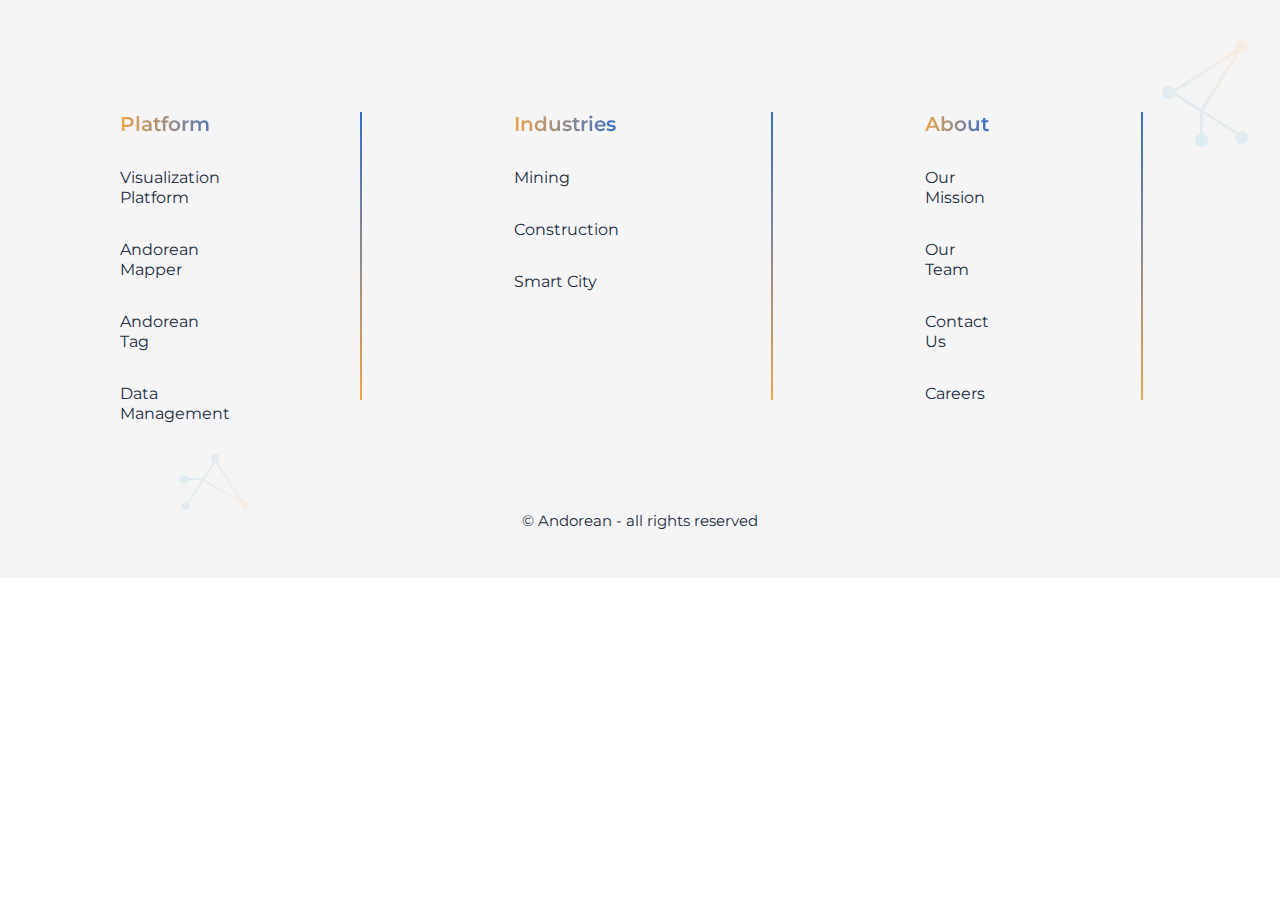
<file: index.html>
<!DOCTYPE html>
<html lang="en">
  <head>
    <meta charset="UTF-8" />
    <meta name="viewport" content="width=device-width, initial-scale=1.0" />
    <link rel="stylesheet" href="https://cdnjs.cloudflare.com/ajax/libs/font-awesome/4.7.0/css/font-awesome.min.css">
    <!--=============== FAVICON ===============-->
    <link rel="shortcut icon" href="" type="assets/img/favicon.png" />

    <!--=============== BOXICONS ===============-->
    <link
      href="https://unpkg.com/boxicons@2.1.2/css/boxicons.min.css"
      rel="stylesheet"
    />
    <!--=============== SWIPER CSS ===============-->
    <link rel="stylesheet" href="" />

    <!--=============== CSS ===============-->
    <link rel="stylesheet" href="assets/css/styles.css" />

    <title>миний portfolio вэб сайт Гантогтох</title>
  </head>
  <body>
    <!--=============== MAIN ===============-->
    <!-- <div class="main-container">
      <div class="container">
        <h1 class="main-title">Our Partners</h1>
        <p class="main-text">
          Andorean embarked on a community-driven mission with a diverse range
          of aspiring businesses and academic institutions to conduct exclusive
          research and develop cutting-edge solutions to enable companies to
          thrive in the digital era.
        </p>
        <div class="grid">
          <div class="grid-cards">
            <div class="grid-cards-inner">
              <img src="assets/img/ondo.png" alt="ondo" />
              <p>Mongolia’s 5G network provider and mobile operator</p>
            </div>

            <div class="grid-cards-inner">
              <img src="assets/img/digital.png" alt="digital" />
              <p>A disrupting start-up company developing “Guyuk” metaverse</p>
            </div>
            <div class="grid-cards-inner">
              <img src="assets/img/fibo.png" alt="fibo" />
              <p>The AWS cloud computing distributor in APAC region</p>
            </div>
            <div class="grid-cards-inner">
              <img src="assets/img/mulb.png" alt="mulb" />
              <p>Non-profit and non-government AI/ML organization</p>
            </div>
            <div class="grid-cards-inner">
              <img src="assets/img/nat.png" alt="nat" />
              <p>
                National University of Mongolia Department of Applied Science
              </p>
            </div>
            <div class="grid-cards-inner">
              <img src="assets/img/must.png" alt="must" />
              <p>
                Mongolian University of Science and Technology School of Geology
                and Mining Engineering
              </p>
            </div>
            <div class="grid-cards-inner">
              <img src="assets/img/geo.png" alt="geo" />
              <p>Mongolian Geo-information focused organization</p>
            </div>
            <div class="grid-cards-inner">
              <img src="assets/img/circle.png" alt="circle" />
              <p>
                Public Lab Mongolia - Local civil society organization on the
                ground
              </p>
            </div>
          </div>
        </div>
      </div>
    </div>
    <div class="second-container">
      <div class="second-page-item">
        <div class="second-page-inner">
          <div class="img-container">
            <img src="/assets/img/colored.png" alt="color" />
            <img
              src="/assets/img/ANDOREAN_MARKETPLACE.png"
              alt="ANDOREAN_MARKETPLACE"
            />
          </div>

          <p>
            The Andorean marketplace will digitize procurement duties such as
            searching for available products and services, cost comparison,
            benchmarking and purchasing decisions, and streamlining product
            integration by introducing experts into the marketplace.
          </p>

          <button>
            <a href="#"> View Marletplace </a>
          </button>
        </div>
        <div></div>
      </div>
    </div> -->
    <!--=============== HOME ===============-->
    <!-- <div class="main-career">
      <div class="inner-career">
        <h1 class="inner-career-title">
          Grow <span class="orange-title">with us</span>
        </h1>
        <p class="inner-career-desc">
          We create inclusive working environment where all team members benefit
          from multi-learning. By joining our passionate team committed to
          cutting edge technologies, each team member will gain deep knowledge
          in ML/AI, 3D scene understanding and large scale infrastructure. See
          the specific positions listed below.
        </p>
      </div>
    </div> -->
    <!-- <div class="career-container">
      <div class="inner-container">
        <h1 class="career-title">Current Openings</h1>
        <ul class="career-navbar">
          <li><a href="#" class="active-navbar">View All Listings </a></li>
          <li><a href=""> Full-Time </a></li>
          <li><a href=""> Part-Time </a></li>
          <li><a href=""> Internship </a></li>
        </ul>
        <div class="table-container">
          <table>
            <tbody>
              <tr>
                <td class="table-body-text">Front-End Devoloper</td>
                <td class="table-second-text">Full-time</td>
                <td class="table-third-text">Ulaanbaatar, Mongolia</td>
                <td class="table-forth-text">1 week ago</td>
                <td ><a class="primary-text" href="/apply.html">Apply</a></td>
              </tr>
              <tr>
                <td class="table-body-text">Marketing Manager</td>
                <td class="table-second-text">Intership</td>
                <td class="table-third-text">Ulaanbaatar, Mongolia</td>
                <td class="table-forth-text"> 1 week ago</td>
                <td ><a class="primary-text" href="/apply.html">Apply</a></td>
              </tr>
                 <tr>
                <td class="table-body-text">Business Analyst</td>
                <td class="table-second-text">Full-time</td>
                <td class="table-third-text">Ulaanbaatar, Mongolia</td>
                <td class="table-forth-text">1 week ago</td>
                <td ><a class="primary-text" href="/apply.html">Apply</a></td>
              </tr>
                <tr>
                <td class="table-body-text">Back-End Devoloper</td>
                <td class="table-second-text">Full-time</td>
                <td class="table-third-text">Ulaanbaatar, Mongolia</td>
                <td class="table-forth-text">1 week ago</td>
                <td ><a class="primary-text" href="/apply.html">Apply</a></td>
              </tr>
              <tr>
                <td class="table-body-text">Hardware Engineer</td>
                <td class="table-second-text">Full-time</td>
                <td class="table-third-text">Ulaanbaatar, Mongolia</td>
                <td class="table-forth-text">1 week ago</td>
                <td ><a class="primary-text" href="/apply.html">Apply</a></td>
              </tr>
            </tbody>
          <table>
        </div>
      
      </div>
    </div> -->
    <!-- <div class="feature-container">
      <div class="margin-container">
        <div class="feature-grid">
          <div class="feature-sub-container-1">
            <h1 class="feature-sub-title">
              3D Visualization <span>Architecture</span>
            </h1>
            <p class="feature-sub-description">
              3D Visualization Platform designated to map and represent the scale
              of real-world objects and areas in greater detail and in a greater
              area. In a wide variety of diverse disciplines, 3D models aid in
              design and research. For instance, the 3D model of the site provides
              a perceptual understanding of the site's condition and helps
              stakeholders and site managers have a more realistic and reasonable
              knowledge of the project's current stage and planning.
            </p>
            <a class="feature-sub-btn">Try for free</a>
          </div>
          <div class="feature-sub-container-2">
            <div class="margin">
              <h3 class="scene-title">Featured scenes</h2>
              <div class="image-card">
                <img src="./assets/img/uul.png" alt="uul" />
                <div class="border">
                  <p class="border-title">Baganuur, Mongolia</p>
                </div>
              </div>
              <div class="image-card">
                <div class="border">
                  <p class="border-title">Bor Undur, Mongolia</p>
                </div>
                <img src="./assets/img/uul.png" alt="uul" />
              </div>
            </div>
          </div>
        </div>
      </div>
      
    </div> -->
    <div class="footer-container">
      <div class="footer-image-1"></div>
      <div class="footer-image-2"></div>
      <div class="footer-grid">

        <div class="footer-flex"><h1 class="footer-title">
          Platform
        </h1>
        <p class="footer-desc">Visualization Platform</p>
        <p class="footer-desc">Andorean Mapper</p>
        <p class="footer-desc">Andorean Tag</p>
        <p class="footer-desc">Data Management</p>
      
      </div>
        <div class="footer-flex"><h1 class="footer-title">
          Industries
        </h1>
        <p class="footer-desc">Mining</p>
        <p class="footer-desc">Construction</p>
        <p class="footer-desc">Smart City</p>
        </div>
        <div class="footer-flex"><h1 class="footer-title">About Us</h1>
          <p class="footer-desc">Our Mission</p>
          <p class="footer-desc">Our Team</p>
          <p class="footer-desc">Contact Us</p>
          <p class="footer-desc">Careers</p></div>
        <div class="footer-flex"><h1 class="footer-title">Follow Us</h1>
        <div class="icon-flex">
          <a href="#" class="footer-icons" ><img class="img" src="./assets/img/Vector.png" alt="1"></a>
          <a href="#" class="footer-icons"  ><img class="img" src="./assets/img/Vector1.png" alt="2"></a>
          <a href="#"  class="footer-icons" ><img class="img" src="./assets/img/Vector2.png" alt="3"></a>
        </div>
          <img src="./assets/img/trade.png" class="image-footer" ></img>        
        </div>
      </div>
      <p class="detail-title"> © Andorean - all rights reserved</p>
    </div>
    <!--=============== FOOTER ===============-->

    <!--=============== SCROLLREVEAL ===============-->
    <script src=""></script>

    <!--=============== SWIPER JS ===============-->
    <script src=""></script>

    <!--=============== MIXITUP FILTER ===============-->
    <script src=""></script>

    <!--=============== MAIN JS ===============-->
    <script src=""></script>
  </body>
</html>
</file>
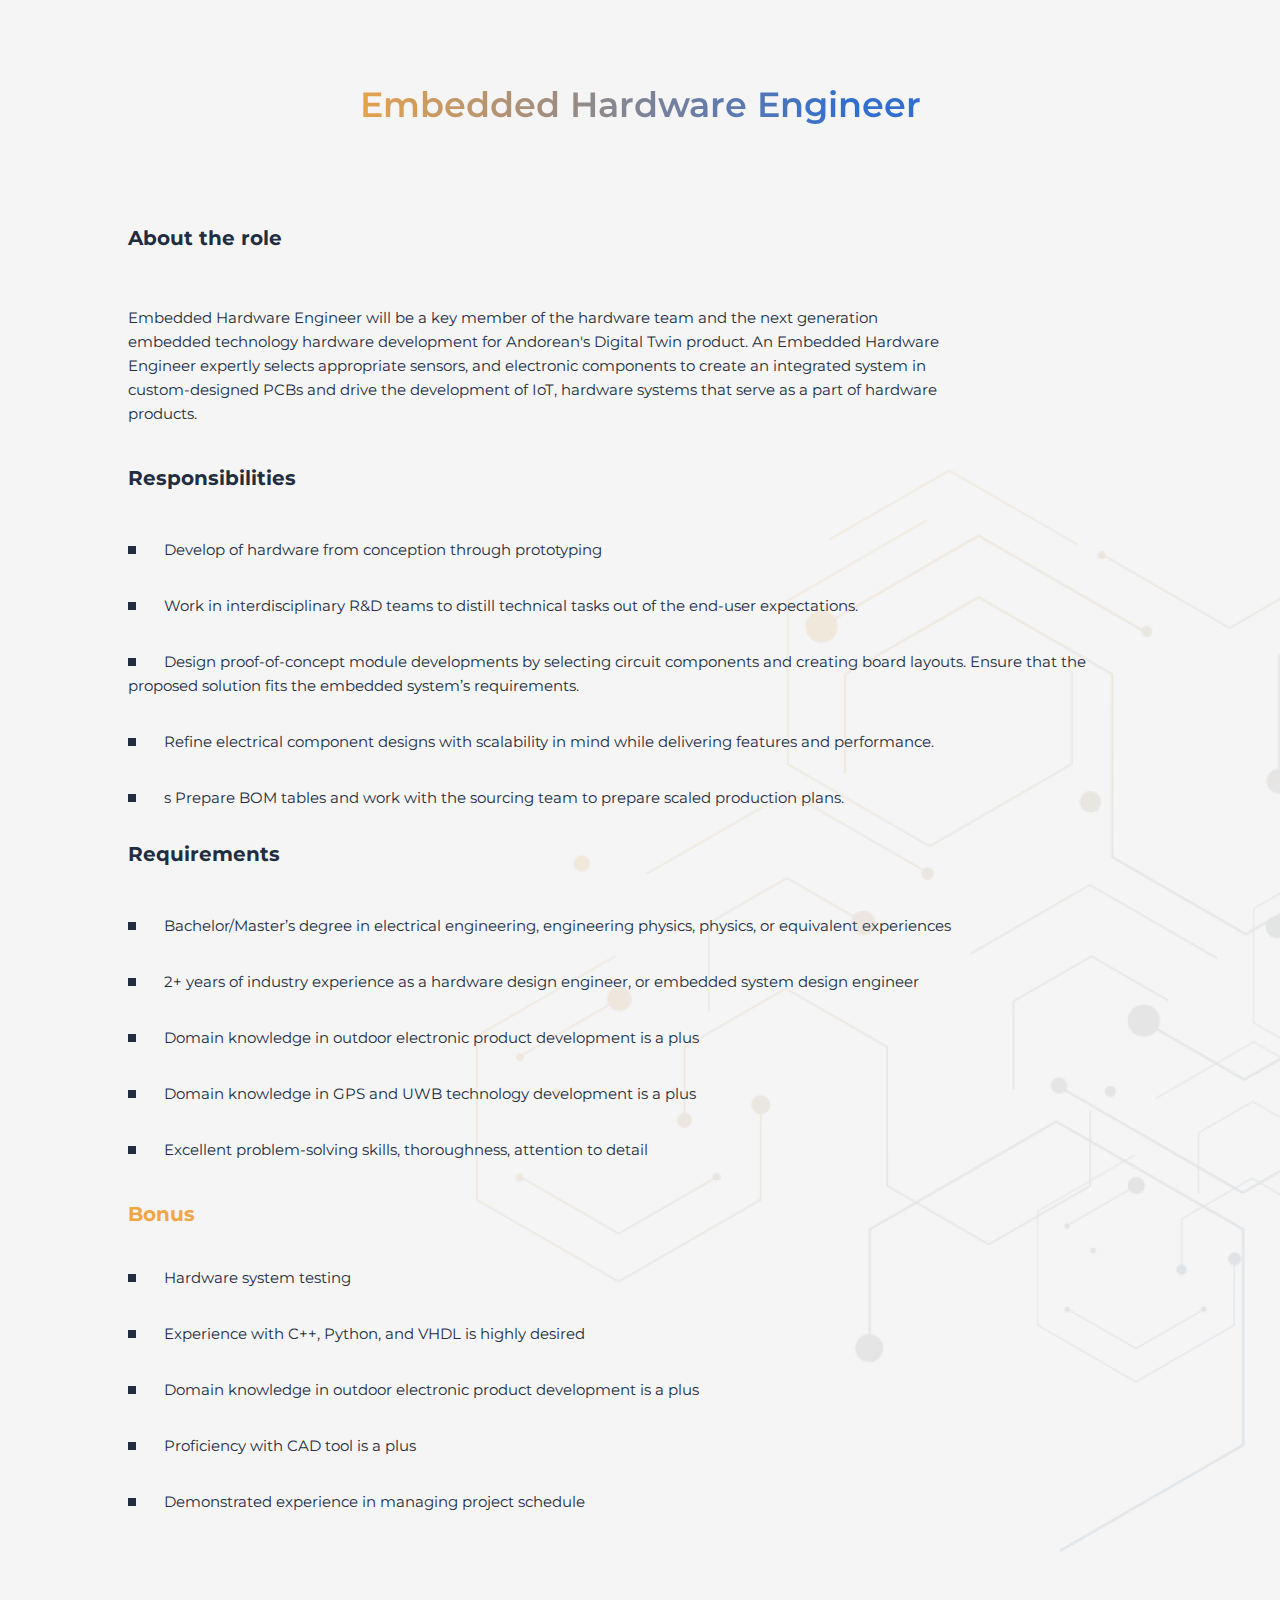
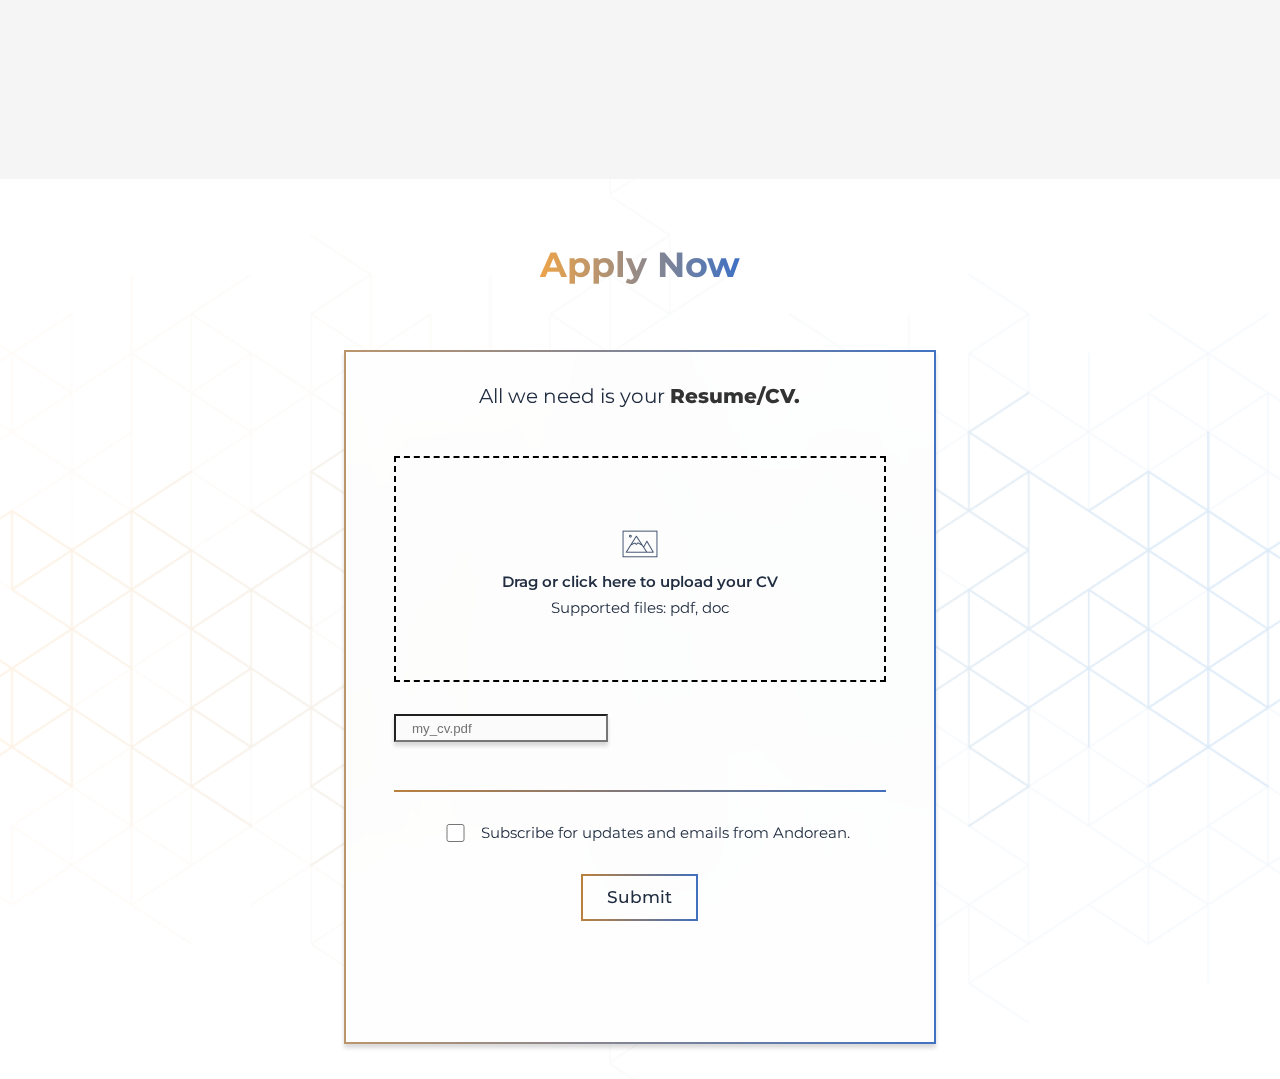
<file: apply.html>
<!DOCTYPE html>
<html lang="en">
  <head>
    <meta charset="UTF-8" />
    <meta http-equiv="X-UA-Compatible" content="IE=edge" />
    <meta name="viewport" content="width=device-width, initial-scale=1.0" />
    <title>Apply</title>
    <link rel="stylesheet" href="assets/css/styles.css" />
  </head>
  <body>
    <div class="apply-container">
      <div class="apply-inner-container">
        <h1 class="apply-title">Embedded Hardware Engineer</h1>
        <h1 class="apply-second-title">About the role</h1>
        <p class="about-desc">
          Embedded Hardware Engineer will be a key member of the hardware team
          and the next generation embedded technology hardware development for
          Andorean's Digital Twin product. An Embedded Hardware Engineer
          expertly selects appropriate sensors, and electronic components to
          create an integrated system in custom-designed PCBs and drive the
          development of IoT, hardware systems that serve as a part of hardware
          products.
        </p>
        <h1 class="apply-second-title">Responsibilities</h1>
        <ul>
          <li>
            <div class="square"></div>
            Develop of hardware from conception through prototyping
          </li>
          <li>
            <div class="square"></div>
            Work in interdisciplinary R&D teams to distill technical tasks out
            of the end-user expectations.
          </li>
          <li>
            <div class="square"></div>
            Design proof-of-concept module developments by selecting circuit
            components and creating board layouts. Ensure that the proposed
            solution fits the embedded system’s requirements.
          </li>
          <li>
            <div class="square"></div>
            Refine electrical component designs with scalability in mind while
            delivering features and performance.
          </li>
          <li>
            <div class="square"></div>
            s Prepare BOM tables and work with the sourcing team to prepare
            scaled production plans.
          </li>
        </ul>
        <h1 class="apply-second-title">Requirements</h1>
        <ul>
          <li>
            <div class="square"></div>
            Bachelor/Master’s degree in electrical engineering, engineering
            physics, physics, or equivalent experiences
          </li>
          <li>
            <div class="square"></div>
            2+ years of industry experience as a hardware design engineer, or
            embedded system design engineer
          </li>
          <li>
            <div class="square"></div>
            Domain knowledge in outdoor electronic product development is a plus
          </li>
          <li>
            <div class="square"></div>
            Domain knowledge in GPS and UWB technology development is a plus
          </li>
          <li>
            <div class="square"></div>
            Excellent problem-solving skills, thoroughness, attention to detail
          </li>
        </ul>
        <h1 class="about-orange-desc">Bonus</h1>
        <ul>
          <li>
            <div class="square"></div>
            Hardware system testing
          </li>
          <li>
            <div class="square"></div>
            Experience with C++, Python, and VHDL is highly desired
          </li>
          <li>
            <div class="square"></div>
            Domain knowledge in outdoor electronic product development is a plus
          </li>
          <li>
            <div class="square"></div>
            Proficiency with CAD tool is a plus
          </li>
          <li>
            <div class="square"></div>
            Demonstrated experience in managing project schedule
          </li>
        </ul>
      </div>
    </div>
    <div class="apply-main-container">
      <div class="apply-inner-container-2">
        <h1 class="apply-title-2">Apply Now</h1>
        <div class="contact-container">
          <h4 class="contact-container-title">
            All we need is your <span class="text-dark">Resume/CV.</span>
          </h4>
          <div class="drag-area">
            <img class="icon" src="assets/img/apply-img.png" alt="apply" />
            <header onclick="doTrick()">
              Drag or click here to upload your CV
            </header>
            <p>Supported files: pdf, doc</p>
            <input type="file" id="file" hidden />
          </div>

          <input class="input-text" type="text" placeholder="my_cv.pdf" />

          <div class="line"></div>
          <span class="checked-container">
            <input type="checkbox" class="checked-box" name="" id="" />
            <p>Subscribe for updates and emails from Andorean.</p>
          </span>

          <a class="home-btn" href="/contact-to-home.html">Submit</a>
        </div>
      </div>
    </div>
  </body>
  <script>
    function doTrick(contentType, multiple) {
      let title = document.querySelector(".input-text");
      console.log("title", title);
      return new Promise((resolve) => {
        let file;
        let input = document.createElement("input");
        input.type = "file";
        // input.multiple = multiple;
        input.accept = contentType;

        input.onchange = () => {
          let files = Array.from(input.files);
          if (multiple) resolve(files);
          else resolve(files[0]);

          console.log("select", files[0].name);
          title.value = files[0].name;
        };

        input.click();
      });
    }
  </script>
</html>
</file>
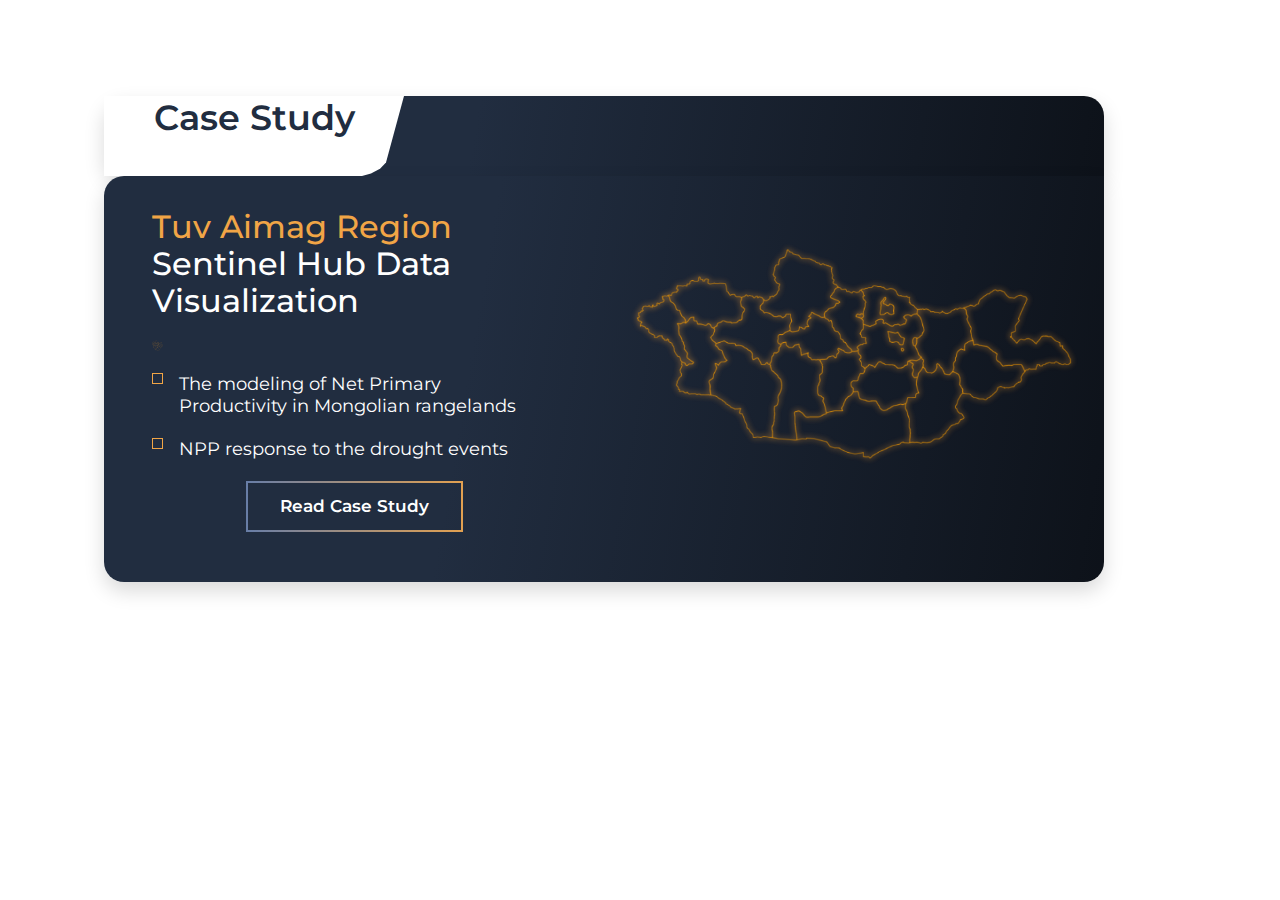
<file: case-study.html>
<!DOCTYPE html>
<html lang="en">
  <head>
    <meta charset="UTF-8" />
    <meta http-equiv="X-UA-Compatible" content="IE=edge" />
    <meta name="viewport" content="width=device-width, initial-scale=1.0" />
    <title>Apply</title>
    <link rel="stylesheet" href="assets/css/case-study.css" />
  </head>
  <body>
    <div class="case-study-container">
      <div class="case-study-main-1">
        <div class="case-study-text">
          <p>Case Study</p>
        </div>
      </div>
      <div class="case-study-main-2">
        <div class="case-grid">
          <div class="case-grid-main">
            <h1 class="case-title">
              <span class="orange-title">Tuv Aimag Region </span> Sentinel Hub
              Data Visualization
            </h1>
            <div class="case-grid-img-1">
              <!-- <img src="./assets/img/map.png" alt="map1" /> -->
              <img src="./assets/img/map.png" alt="map12" />
            </div>
            <div>
              <img class="img-class" src="./assets/img/list.png" alt="list" />
              <p>
                The modeling of Net Primary Productivity in Mongolian rangelands
              </p>
            </div>
            <div>
              <img class="img-class" src="./assets/img/list.png" alt="list" />
              <p>NPP response to the drought events</p>
            </div>

            <a href="#" class="case-button">Read Case Study</a>
          </div>
          <div class="case-grid-main-img">
            <img id="img-main" src="./assets/img/map.png" alt="map" />
          </div>
        </div>
      </div>
    </div>
  </body>
</html>
</file>
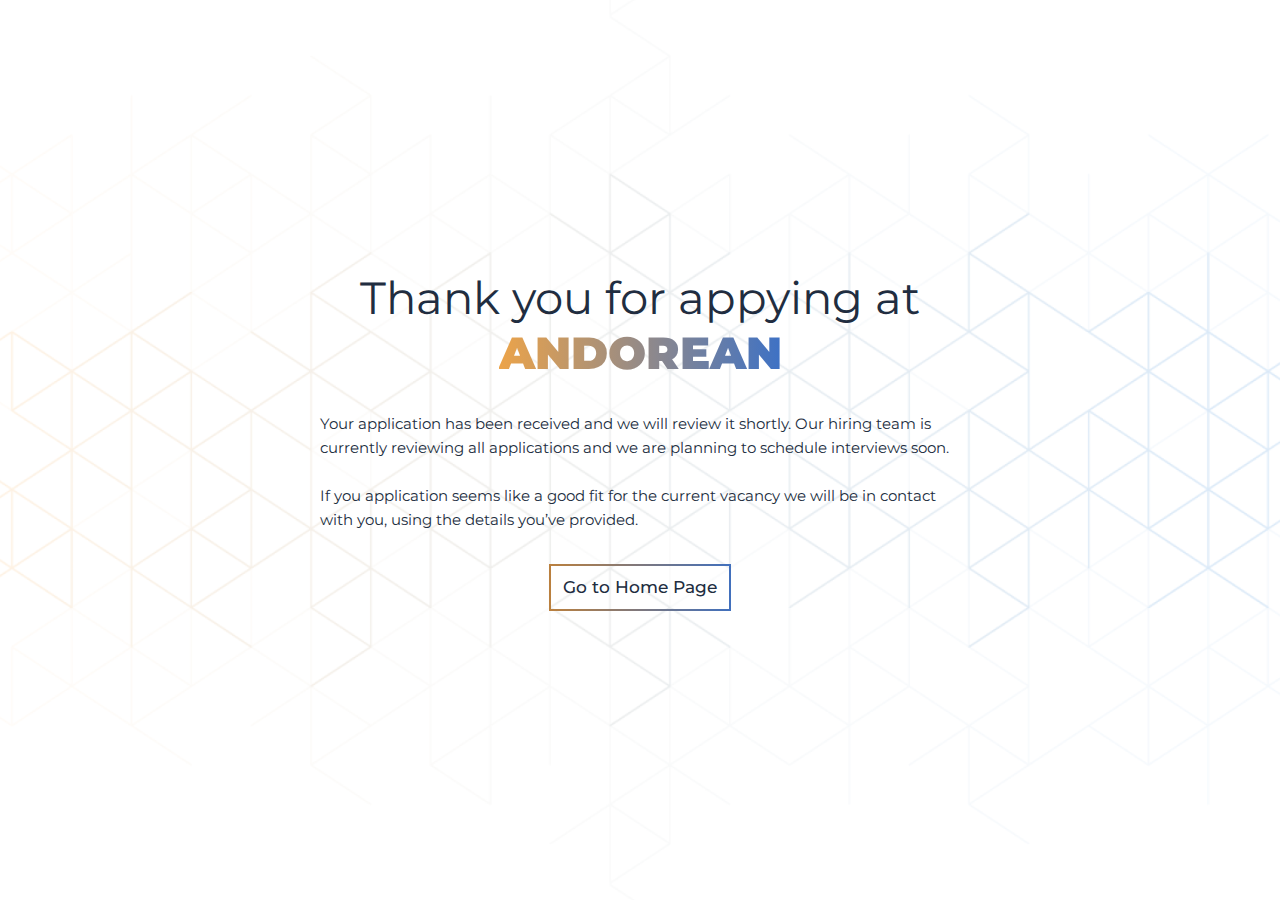
<file: contact-to-home.html>
<!DOCTYPE html>
<html lang="en">
  <head>
    <meta charset="UTF-8" />
    <meta http-equiv="X-UA-Compatible" content="IE=edge" />
    <meta name="viewport" content="width=device-width, initial-scale=1.0" />
    <title>Apply</title>
    <link rel="stylesheet" href="assets/css/styles.css" />
  </head>
  <body>
    <div class="career-container">
      <div class="advance-inner-container">
        <h1 class="advance-title">
          <span class="block">Thank you for appying at</span>
          <div class="andorean-title"> ANDOREAN </span>
        </h1>
        <p class="advance-desc">
Your application has been received and we will review it shortly. 
Our hiring team is currently reviewing all applications and we are 
planning to schedule interviews soon. <br> <br>
If you application seems like a good fit for the current vacancy we will be in contact with you, using the details you’ve provided.
        </p>
        <div>
            <a class="goto-home-btn" href="/index.html">Go to Home Page</a>
        </div>
       
      </div>
    
    </div>
  </body>
</html>
</file>
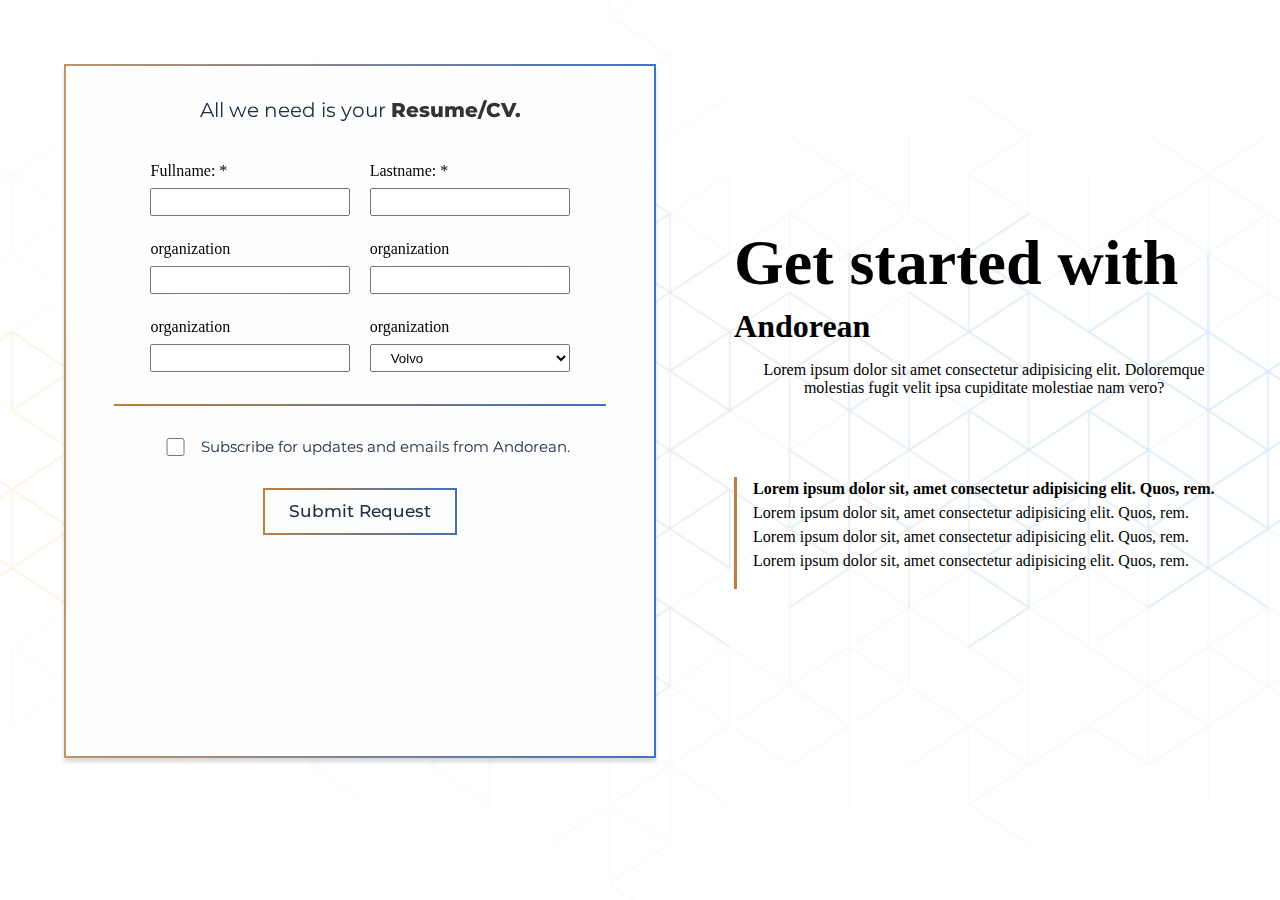
<file: login.html>
<!DOCTYPE html>
<html lang="en">
  <head>
    <meta charset="UTF-8" />
    <meta http-equiv="X-UA-Compatible" content="IE=edge" />
    <meta name="viewport" content="width=device-width, initial-scale=1.0" />
    <title>Apply</title>
    <link rel="stylesheet" href="assets/css/styles.css" />
  </head>
  <body>
    <!-- <div class="apply-container">
      <div class="apply-inner-container">
        <h1 class="apply-title">Embedded Hardware Engineer</h1>
        <h1 class="apply-second-title">About the role</h1>
        <p class="about-desc">
          Embedded Hardware Engineer will be a key member of the hardware team
          and the next generation embedded technology hardware development for
          Andorean's Digital Twin product. An Embedded Hardware Engineer
          expertly selects appropriate sensors, and electronic components to
          create an integrated system in custom-designed PCBs and drive the
          development of IoT, hardware systems that serve as a part of hardware
          products.
        </p>
        <h1 class="apply-second-title">Responsibilities</h1>
        <ul>
          <li>
            <div class="square"></div>
            Develop of hardware from conception through prototyping
          </li>
          <li>
            <div class="square"></div>
            Work in interdisciplinary R&D teams to distill technical tasks out
            of the end-user expectations.
          </li>
          <li>
            <div class="square"></div>
            Design proof-of-concept module developments by selecting circuit
            components and creating board layouts. Ensure that the proposed
            solution fits the embedded system’s requirements.
          </li>
          <li>
            <div class="square"></div>
            Refine electrical component designs with scalability in mind while
            delivering features and performance.
          </li>
          <li>
            <div class="square"></div>
            s Prepare BOM tables and work with the sourcing team to prepare
            scaled production plans.
          </li>
        </ul>
        <h1 class="apply-second-title">Requirements</h1>
        <ul>
          <li>
            <div class="square"></div>
            Bachelor/Master’s degree in electrical engineering, engineering
            physics, physics, or equivalent experiences
          </li>
          <li>
            <div class="square"></div>
            2+ years of industry experience as a hardware design engineer, or
            embedded system design engineer
          </li>
          <li>
            <div class="square"></div>
            Domain knowledge in outdoor electronic product development is a plus
          </li>
          <li>
            <div class="square"></div>
            Domain knowledge in GPS and UWB technology development is a plus
          </li>
          <li>
            <div class="square"></div>
            Excellent problem-solving skills, thoroughness, attention to detail
          </li>
        </ul>
        <h1 class="about-orange-desc">Bonus</h1>
        <ul>
          <li>
            <div class="square"></div>
            Hardware system testing
          </li>
          <li>
            <div class="square"></div>
            Experience with C++, Python, and VHDL is highly desired
          </li>
          <li>
            <div class="square"></div>
            Domain knowledge in outdoor electronic product development is a plus
          </li>
          <li>
            <div class="square"></div>
            Proficiency with CAD tool is a plus
          </li>
          <li>
            <div class="square"></div>
            Demonstrated experience in managing project schedule
          </li>
        </ul>
      </div>
    </div> -->
    <div class="apply-main-container">
      <div class="apply-inner-container-2">
        <div class="grid-area-1">
            <div class="contact-container">
                <h4 class="contact-container-title">
                  All we need is your <span class="text-dark">Resume/CV.</span>
                </h4>
                <div class="grid-area">
                    <div>
                      <label for="org">Fullname: *</label>
                      <input type="text" id="org" size="24" name="org" />
                    </div>
                    <div>
                      <label for="org">Lastname: *</label>
                      <input type="text" id="org" size="24" name="org" />
                    </div>
                    <div>
                      <label for="org">organization</label>
                      <input type="text" id="org" size="24" name="org" />
                    </div>
                    <div>
                      <label for="org">organization</label>
                      <input type="text" id="org" size="24" name="org" />
                    </div>
                    <div>
                      <label for="org">organization</label>
                      <input type="text" id="org" size="24" name="org" />
                    </div>
                    <div>
                      <label for="org">organization</label>
                      <select name="cars" id="cars">
                          <option value="volvo">Volvo</option>
                          <option value="saab">Saab</option>
                          <option value="mercedes">Mercedes</option>
                          <option value="audi">Audi</option>
                        </select>
                    </div>
                </div>
      
                
      
                <div class="line"></div>
                <span class="checked-container">
                  <input type="checkbox" class="checked-box" name="" id="" />
                  <p>Subscribe for updates and emails from Andorean.</p>
                </span>
      
                <a class="home-btn" href="/contact-to-home.html">Submit Request</a>
              </div>
              <div class="apply-inner-container-3">
               
                    <h1 class="apply-inner-title">Get started with</h1>
                
                    <h1>Andorean</h1>
                    <p class="apply-inner-subtitle">Lorem ipsum dolor sit amet consectetur adipisicing elit. Doloremque molestias  fugit velit ipsa cupiditate molestiae nam vero?</p>
                    <div class="apply-inner-container-4">

                        <p class="text-bold">Lorem ipsum dolor sit, amet consectetur adipisicing elit. Quos, rem.</p>
                        <p>Lorem ipsum dolor sit, amet consectetur adipisicing elit. Quos, rem.</p>
                        <p>Lorem ipsum dolor sit, amet consectetur adipisicing elit. Quos, rem.</p>
                        <p>Lorem ipsum dolor sit, amet consectetur adipisicing elit. Quos, rem.</p>
                    </div>
              </div>
        </div>
        
      </div>
    </div>
  </body>
</html>
</file>
<file: assets/css/styles.css>
/*=============== GOOGLE FONTS ===============*/
@import url('https://fonts.googleapis.com/css2?family=Montserrat&display=swap');
/*=============== VARIABLES CSS ===============*/
:root {
  
}

/* Responsive typography */
@media screen and (min-width: 968px) {
  :root {
    --biggest-font-size: 2.5rem;
    --h1-font-size: 2.25rem;
    --h2-font-size: 1.5rem;
    --h3-font-size: 1.25rem;
    --normal-font-size: 1rem;
    --small-font-size: .875rem;
    --smaller-font-size: .813rem;
  }
}

/*=============== BASE ===============*/
* {
  box-sizing: border-box;
  padding: 0;
  margin: 0;
}

html {
  scroll-behavior: smooth;
}

body,
button,
input,
textarea {
  /* font-family: var(--body-font);
  font-size: var(--normal-font-size); */
}

body {
  /* background-color: var(--body-color);
  color: var(--text-color);
  transition: .4s; */
}

h1, h2, h3 {
  /* color: var(--title-color);
  font-weight: var(--font-semibold); */
}

ul {
  list-style: none;
}

a {
  
  text-decoration: none;
}

button {
  cursor: pointer;
  border: none;
  outline: none;
}

img {
  max-height:50%;
  max-width: 100%;
  height: auto;
  margin:0 auto;
  object-fit: cover;
}


/*=============== THEME ===============*/


/*========== Variables Dark theme ==========*/


/*========== 
    Color changes in some parts of 
    the website, in light theme
==========*/


/*=============== REUSABLE CSS CLASSES ===============*/
.main-container{
    height: 100vh;
    width:100vw;
    overflow: hidden;
    position: relative;
    background: #212D40;
}
.container {
  max-width :1200px;
  margin: auto;
  overflow: hidden;
  height: 100vh;
}
.container .main-title{
    margin: 59px  auto 30px auto;
text-align: center;
width: 233px;

height: 42px;

text-align: center;
font-family: 'Montserrat', sans-serif;
font-style: normal;
font-weight: 600;
font-size: 35px;
line-height: 43px;
background: linear-gradient(91.94deg, #F1A546 7.76%, #326ECD 96.57%);
-webkit-background-clip: text;
-webkit-text-fill-color: transparent;
background-clip: text;
color: transparent;

}
.container .main-title::before{
    content: '';
    position: absolute;
 
    
    top: 81px;
    border-top: solid 2px;
    
    border-image: linear-gradient(90.1deg, #F1A546 -44.28%,  #326ECD 112.73%) 1;

    right: calc(50% + 223px/2 + 2rem);

    width: calc(215px + 7.6rem);

}
.container .main-text{
    height: 84px;
    margin: 0px  auto 48px auto;
    font-family: 'Montserrat';
    font-style: normal;
    font-weight: 400;
    /* position: relative; */
    font-size: 18px;
    /* left: calc(50% - 50.4rem / 2); */
    line-height: 22px;
    max-width :50.4rem;
    color: #FFFFFF;
}
.grid {
  max-width :60rem;
  margin: auto;
}
.grid-cards{
    position: relative;
    display: grid;
    grid-template-columns: repeat(4,1fr);
    gap:2.5rem;
}

.grid-cards::before {
    content: '';
    height: calc(15vh + 84px + 21px + 78px );
    border-style: solid;
  border-width:2px;
  border-image: linear-gradient(90.1deg, #326ECD -44.28%, #F1A546 112.73%) 1;
    left: calc(-2.6rem);
    bottom: calc(45vh + 2.2rem);
    width: 2.5rem;
    border-right: 0;
    position: absolute;
    z-index:4;
}
.grid-cards-inner{
  transition: 1s transform;
  padding: 2rem 1.5rem;
  width: 210px;
  z-index: 5;
  height: 30vh; 
  display: flex;
  background:  #212D40;
  justify-content: space-around;
  position: relative;
  flex-direction: column;
  color: #FFF;
  
 border-top: 2px solid #326ECD;
    border-bottom:2px solid #F1A546;
    background-image: 
        linear-gradient(#326ECD, #F1A546),
        linear-gradient(#326ECD, #F1A546)
    ;
    background-size:2px 100%;
    background-position:0 0, 100% 0;
    background-repeat:no-repeat;
  
    border-radius: 1em;
  /* background: 2px solid wheat; */
}
.grid-cards-inner::after {
    content: '';
    height: 1.5px;
    background-image: linear-gradient(90.1deg, #326ECD -44.28%, #F1A546 112.73%);  
    right: calc(-2.5rem - 2px);
    width: 2.5rem;
    position: absolute;
}
.grid-cards-inner:hover{
    transform: scale(1.2);
}
.grid-cards-inner:nth-child(8)::after {
    content: '';
    
    display: none;
}

.grid-cards-inner:nth-child(4)::after {
    content: '';
    right: 50%;
    bottom: calc(-2.5rem - 2px);
    height: 2.5rem;
    width: 1.5px;

    /* border-left: 0px solid transparent ; */
    background-image: linear-gradient(90.1deg, #326ECD -44.28%, #F1A546 112.73%);  
}
/* .grid-cards-inner:hover::after{
    width: calc(2.5rem * 0.8);
} */

.grid-cards-inner p{
    font-size: 0.8rem;
    text-align: center;
}



/* second page */

.second-container{
  background: #fff;
  height: 100vh;
  position: relative;
  width: 100vw;
  margin: auto;
  text-align: center;
  /* background: url("../../assets/img/page_photo1.png"); */
  overflow: hidden;
}
.second-container::before{
  position: absolute;
  width: 303px;
  height: 240px;
  top: calc(50vh - 3rem);
  
  /* z-index: 2; */
    color: transparent;
    content: '';
    left: calc(80vw + 5.5rem);
    /* z-index: 2; */
    background: url('../img/page_photo1.png') no-repeat;
    background-size: contain;
    overflow: hidden;
    /* transform: rotate(-89.45deg); */
    /* background-size: 205px 300px; */
    
}
.second-container .second-page-item{
  position: relative;
  /* top: 94px; */
  text-align: center;
  top: 50%;
  margin: auto;
  -ms-transform: translateY(-50%);
  transform: translateY(-50%);
  display: grid;

  grid-template-columns: repeat(2,1fr);
  width: 80vw;
  height: 70vh;
  background: url('../img/shutterstock_1980174881.png') no-repeat;
  background-size: contain;
  /* margin: 1rem 0.5rem; */
  padding: 2rem 1.5rem;
  border-radius: 0rem;  
  /* background: linear-gradient(0.37deg, rgba(33, 45, 64, 0.69) 57.05%, rgba(33, 45, 64, 0) 107.48%); */

}

.second-page-item .second-page-inner{
  display: flex;
  flex-direction: column;
  justify-content: start;
  align-items: start;
}
.second-page-item .second-page-inner .img-container{
  height:9.5rem;
  display: flex;
  flex-direction: row;
}
.second-page-item .second-page-inner .img-container img{
  position: relative;
  
  margin: 3rem 2rem 0 2rem;
}
.second-page-item .second-page-inner .img-container img:nth-child(1){
  position: absolute;
  width: 14rem;
  height:7rem ;
  top: 1rem;
  object-fit: contain;
  /* margin-left: 1rem; */
}

.second-page-item .second-page-inner .img-container img:nth-child(2){
  position: absolute;
  width: 18rem;
  height:7rem;
  top: 0.8rem;
  left: 14rem;
  object-fit: contain;
  /* margin: 0.5rem 2rem; */
  /* margin-right: 1rem; */
}
.second-page-item .second-page-inner p{
  text-align:justify;
  margin: 0.5rem 7rem;
  font-size: 0.9rem;
  color: white;
  font-family: 'Montserrat', sans-serif;
  /* width: 468px; */
}
.second-page-item .second-page-inner a{
  color:white;
  font-family: 'Montserrat', sans-serif;
  /* width: 468px; */
}
.second-page-item .second-page-inner button{
  
  background: none;
  position: relative;
  padding: 0.8rem 2rem;
  border-width: 2px;
  border-style: solid;
  /* margin: auto; */
  /* text-align: left; */
  display: inline-block;
  /* position: relative; */
  margin: 2rem 7rem;
  border-image: linear-gradient(90.1deg, #326ECD -44.28%, #F1A546 112.73%) 1;
  /* width: 468px; */
}
.btn-primary{
  /* background: */
  /* color:#fff; */
  /* border-image: linear-gradient(to right, darkblue, darkorchid) 1; */
  background: none;
  padding: 0.8rem 2rem;
  margin: 0.5rem 4rem;
}
/* career - container  */
/* basic container */


/*  endees ehelj bga shuu  */
.career-container{
  height: 100vh;
  width:100vw;
  
  overflow: hidden;
  background: url("../img/career-back.png")  center right/contain;
  position: relative;
  /* background: url('../img/career-back.png') no-repeat center/contain; */
  /* background-size: cover; */
}
/* inner container is contained margin-left,margin-right both  inner items */
.inner-container{
  max-width: 85vw;
  display: flex;
  margin: auto;
  flex-direction: column;
  margin:2rem 6rem 2rem 6rem;
}
.inner-container .career-title{
  font-family: 'Montserrat';
  font-style: normal;
  font-weight: 700;
  font-size: 2.1rem;
  width: 20rem;
  height: 2.6rem;
  line-height: 2.6rem;
  margin:1rem 0 2rem 0;
  /* identical to box height */
  background: linear-gradient(90.09deg, #F1A546 -2.69%, #326ECD 106.39%);
  -webkit-background-clip: text;
  -webkit-text-fill-color: transparent;
  background-clip: text;
}
.inner-container .career-navbar{
  margin:3rem 0 3rem 0;
  display: flex;
  flex-direction: row;
  justify-items: center;
  align-items: center;
}
.inner-container .career-navbar li{
  margin-right: 4rem;
  padding: 0.7rem 1.7rem;
  align-items: center;
  justify-content: center;
}
.inner-container .career-navbar li a{
  
  font-family: 'Montserrat';
  font-style: normal;
  font-weight: 600;
  font-size: 1rem;
  line-height: 1.1rem;
  color: #212D40;
}
/* active navbar */
.active-navbar{
  padding: 0.7rem 1.7rem;border:2px solid #326ECD;
}
.table-container {
  margin: 2rem 0 2rem 0 ;
  border-width: 2px;
  border-style: solid;
  background: rgba(196, 196, 196, 0.01);
box-shadow: 0px 4px 4px rgba(0, 0, 0, 0.15);
backdrop-filter: blur(35px);
  /* margin: auto; */
  /* text-align: left; */
  padding:2rem 3rem;
  border-image: linear-gradient(90.1deg, #326ECD -44.28%, #F1A546 112.73%) 1;
}


table 			      { 
  width: 100%;
  border-spacing: 1; 
  border-collapse: collapse; 
  background:transparent;
  /* border-radius:6px; */
  overflow:hidden;
 
  width:100%;
  margin:0 auto;
  position:relative;
}
table *  { position:relative }
table td,th{
  padding-left:1rem;
}

table tbody tr{
  height:4.5rem; border-bottom:1.5px solid #C7C7C7;
}

table td th {
  text-align:left;
}
table td th .l {
  text-align:left;
}
table td th .c {
  text-align:center;
}
table td th .r {
  text-align:right;
}
table td th a:hover{
  cursor: pointer;
}
.primary-text{
  font-family: 'Montserrat';
font-style: normal;
font-weight: 700;
font-size: 17px;
line-height: 24px;
/* identical to box height, or 141% */
color: #326ECD;
}
.table-body-text{
  font-family: 'Montserrat';
  font-style: normal;
  font-weight: 700;
  font-size: 15px;
  line-height: 24px;
  /* identical to box height, or 160% */
  color: #212D40;
}
.table-second-text{
  font-family: 'Montserrat';
  font-style: normal;
  font-weight: 500;
  font-size: 15px;
  line-height: 24px;
  /* identical to box height, or 160% */
  
  color: #212D40;
}

.table-third-text{
  font-family: 'Montserrat';
  font-style: normal;
  font-weight: 500;
  font-size: 15px;
  line-height: 24px;
  /* identical to box height, or 160% */
  color: #888888;
}
.table-forth-text{
  font-family: 'Montserrat';
  font-style: normal;
  font-weight: 500;
  font-size: 15px;
  line-height: 24px;
  /* identical to box height, or 160% */
  color: #888888;
  
}

/* main-career */
.main-career{
  height: 100vh;
  width:100vw;
  overflow: hidden;
  background: url("../img/person-career.png") no-repeat center center/cover;
  position: relative;
}
.main-career::after {
  content: "";
  background: linear-gradient(359.63deg, rgba(33, 45, 64, 0.79) 22.48%, rgba(33, 45, 64, 0) 141.18%);
  position: absolute;
  top: 0;
  left: 0;
  right: 0;
  bottom: 0;
  z-index: 1;
}
.main-career .inner-career{
    border-width: 2px;
    border-style: solid;
    border-image: linear-gradient(90.1deg, #f08706 -44.28% , #326ECD 112.73%) 1;
    position: absolute;
    width: 53rem;
    height: 16.5rem;
    right: 0;
    backdrop-filter: blur(40px);
    top: 17rem;
    padding:2rem;
    padding-left:3rem ;
    padding-right:5rem ;
    z-index: 2;
}
.main-career .inner-career .inner-career-title {
  font-family: 'Montserrat';
  font-style: normal;
  font-weight: 300;
  font-size: 45px;
  line-height: 55px;
  margin-bottom: 1.5rem;
  /* identical to box height */
  text-align: right;
  width: 302px;
  height: 55px;
  color: #FFFFFF;
}
.main-career .inner-career .orange-title {
  font-family: 'Montserrat';
  font-style: normal;
  font-weight: 900;
  font-size: 45px;
  line-height: 55px;
  text-align: right;
  width: 302px;
  height: 55px;
  background: linear-gradient(90.09deg, #F1A546 -2.69%, #fff 106.39%);
  -webkit-background-clip: text;
  -webkit-text-fill-color: transparent;
  background-clip: text;
}
.main-career .inner-career .inner-career-desc {
  font-family: 'Montserrat';
  font-style: normal;
  font-weight: 400;
  font-size: 15px;
  line-height: 24px;
  color: #FFFFFF;
}

.advance-inner-container{
  position: relative;
  max-width: 40rem;
  margin: auto;
  top: 30%;

}
/* advanve/contact us */
.advance-title{
  font-family: 'Montserrat';
font-style: normal;
font-weight: 400;
font-size: 45px;
line-height: 55px;
text-align: center;

color: #212D40;

}
.block{
  display: block;
}
.andorean-title{
  background: linear-gradient(90.09deg, #F1A546 -2.69%, #326ECD 106.39%);
  -webkit-background-clip: text;
  -webkit-text-fill-color: transparent;
  background-clip: text;
  display: inline-block;
  font-family: 'Montserrat';
  font-style: normal;
  font-weight: 900;
  font-size: 45px;
  line-height: 55px;
  text-align: center;
}
.advance-desc{
margin: 2rem 0;
font-family: 'Montserrat';
width: 652px;
font-style: normal;
font-weight: 400;
font-size: 15px;
line-height: 24px;
/* or 160% */
color: #212D40;
}
.goto-home-btn{
  font-family: 'Montserrat';
  font-style: normal;
  font-weight: 500;
  font-size: 17px;
  line-height: 21px;
  text-align: center;

  /* identical to box height */
  transform: translate(-50%);
  left: 50%;
  position: absolute;
  padding: 0.7rem 0.75rem;
  border-width: 2px;
  margin: 0;
  border-style: solid;
  border-image: linear-gradient(90.1deg, #f08706 -44.28% , #326ECD 112.73%) 1;
  color: #212D40;
}
.apply-container{
position: relative;
width: 100vw;
height: 1779px;
overflow: hidden;
background: #F5F5F5;

}
.apply-container::before{
  content: "";
  position: absolute;
width: 1400px;
height: 1182px;
left: 462px;
top: 418px;
overflow: hidden;
  z-index: 1;
  background: url("../img/apply.png") no-repeat center center/cover;
  }
.apply-container .apply-inner-container{
margin:auto;
display: flex;

display: block;
max-width: 80vw;
display: flex;
flex-direction: column;
}
.apply-title{
align-self: center;
justify-content: center;
margin: 5rem 0 5rem 0; 
font-family: 'Montserrat';
font-style: normal;
width: 561px;
height: 50px;
font-weight: 600;
font-size: 35px;
line-height: 50px;


/* identical to box height, or 143% */
  text-align: center;
background: linear-gradient(89.79deg, #F1A546 -5.13%, #326ECD 86.47%);
-webkit-background-clip: text;
-webkit-text-fill-color: transparent;
background-clip: text;
}
.apply-second-title{
  font-family: 'Montserrat';
font-style: normal;
font-weight: 700;
font-size: 20px;
line-height: 24px;
color: #212D40;
margin: 1rem 0 2rem 0;
}
.about-desc{
  width: 65vw;
  font-family: 'Montserrat';
font-style: normal;
font-weight: 400;
font-size: 15px;
line-height: 24px;
/* or 160% */
margin: 1.5rem 0;
color: #212D40;
}
.about-orange-desc{
  margin: 1.5rem 0;
  font-family: 'Montserrat';
  font-style: normal;
  font-weight: 700;
  font-size: 20px;
  line-height: 24px;
  
  color: #F1A546;
}
.square{
  position: relative;
  bottom: 1.5px;
display: inline-block;
margin-right: 1.5rem;
width: 8px;
height: 8px;
background: #212D40;
}
.apply-inner-container ul{
  /* list-style-type: square; */
  
}
.apply-inner-container ul li {
  padding: 1rem 0rem;
font-family: 'Montserrat';
font-style: normal;
font-weight: 400;
font-size: 15px;
line-height: 24px;
/* or 160% */
color: #212D40;
}
.apply-main-container{
  height: 100vh;
  width:100vw;
  margin: auto;
  overflow: hidden;
  background: url("../img/career-back.png")  center right/contain;
  position: relative;
}
.apply-inner-container-2{
  margin:2rem;
  display: flex;
  flex-direction:column;
  align-items: center;
  justify-items: center;
}
.apply-title-2{
  font-family: 'Montserrat';
font-style: normal;
font-weight: 700;
font-size: 35px;
line-height: 43px;
margin: 2rem;
/* identical to box height */
width: 200px;
height: 43px;
text-align: center;
background: linear-gradient(90.09deg, #F1A546 -2.69%, #326ECD 106.39%);
-webkit-background-clip: text;
-webkit-text-fill-color: transparent;
background-clip: text;
}
.contact-container{
  margin: 2rem;
  width: 592.18px;
  height: 694px;
  background: rgba(196, 196, 196, 0.01);
  box-shadow: 0px 4px 4px rgba(0, 0, 0, 0.15);
  backdrop-filter: blur(35px);
  border-width: 2.5px;
  border-style: solid;
  border-image: linear-gradient(90.1deg, #F1A546 -44.28% , #326ECD 112.73%) 1;
  display: flex;
  flex-direction: column;
  
}
.contact-container .contact-container-title{
  margin: 2rem;
font-family: 'Montserrat';
font-style: normal;
font-weight: 400;
font-size: 20px;
line-height: 24px;
text-align: center;
color: #212D40;
}
.contact-container .text-dark{
  font-family: 'Montserrat';
  font-weight: 800;
  color: #333;
}
.drag-area{
  margin: 1rem 3rem 1rem 3rem;
  border: 2px dashed #000000;
  display: flex;

  padding: 1rem;
  align-items: center;
  height: 226px;
  justify-content: center;
  flex-direction: column;
}
.drag-area.active{
  border: 2px solid #fff;
}
.drag-area .icon{
  width: 44px;
  height: 43px;
  margin: 0.5rem;
}
.drag-area header{

  font-family: 'Montserrat';
  font-style: normal;
  font-weight: 600;
  font-size: 15px;
  line-height: 18px;
  text-align: center;
  
  color: #212D40;
  
}
.drag-area p{
  margin: 0.5rem 0;
  font-family: 'Montserrat';
font-style: normal;
font-weight: 400;
font-size: 15px;
line-height: 18px;
text-align: center;

color: #344765;
}
.drag-area span{
  font-size: 25px;
  font-weight: 500;
  color: #fff;
  margin: 10px 0 15px 0;
}
.drag-area img{

  height: 100%;
  width: 100%;
  object-fit: cover;
  border-radius: 5px;
}

.contact-container .input-text{
  display: inline-block;
  margin: 1rem 3rem;
  width: 214px;
  text-indent: 8px;
  height: 28px;
  padding: 0 0.5rem;
  background: rgba(196, 196, 196, 0.01);
  box-shadow: 0px 4px 4px rgba(0, 0, 0, 0.15);
  backdrop-filter: blur(35px);
}
.contact-container .line{
  margin:2rem 3rem;
  border-width: 1px;
  border-style: solid;
  border-image: linear-gradient(90.1deg, #f08706 -44.28% , #326ECD 112.73%) 1;
}
.contact-container .checked-container{
  justify-content: center;
  align-items: center;
  display: flex;
  flex-direction: row;
}
.contact-container .checked-box{
  margin:0 1rem;
  border: 1px solid #333;
  border-width: 3px 3px 3px 3px;

  width: 18.76px;
height: 17.86px;
  
}
.contact-container p{
font-family: 'Montserrat';
font-style: normal;
font-weight: 400;

font-size: 15px;
line-height: 18px;
color: #212D40;
}


.contact-container .home-btn{
  font-family: 'Montserrat';
  font-style: normal;
  font-weight: 500;
  font-size: 17px;
  line-height: 21px;
  text-align: center;
  /* identical to box height */
  align-self: center;
  padding: 0.7rem 1.5rem;
  border-width: 2px;
  margin: 2rem 0;
  border-style: solid;
  border-image: linear-gradient(90.1deg, #f08706 -44.28% , #326ECD 112.73%) 1;
  color: #212D40;
}
/* zuun taliin container */
.apply-inner-container-2 .grid-area-1{

  display: grid;
  grid-template-columns: 1fr 1fr;
 
  grid-column-gap: 2rem;
}
.apply-inner-container-2  .grid-area{
  margin: 0 auto;
  display: grid;
  grid-template-columns: 1fr 1fr;
  grid-row-gap: 1rem;
  grid-column-gap: 1.2rem;
}
.apply-inner-container-2  .grid-area label{
  padding: 0.5rem 0;
  display: block;
}
.apply-inner-container-2  .grid-area input{
  display: inline-block;
text-indent: 8px;
width: 200px;
height: 28px;
padding: 0 0.5rem;
/* background: rgba(196, 196, 196, 0.01); */
/* box-shadow: 0px 4px 4px rgba(0, 0, 0, 0.082); */
/* backdrop-filter: blur(10px); */
}
.apply-inner-container-2  .grid-area select{
  display: inline-block;
text-indent: 8px;
height: 28px;
width: 200px;
padding: 0 0.5rem;
/* background: rgba(196, 196, 196, 0.01); */
/* box-shadow: 0px 4px 4px rgba(0, 0, 0, 0.082); */
/* backdrop-filter: blur(10px); */
}

/* baruub tal */
.apply-inner-container-3{
  margin:auto;
  display: flex;
  flex-direction:column;
  max-width: 500px;
}
.apply-inner-container-4{
  margin: 1rem 0;
  padding:0 1rem 1rem 1rem;
  border-left-width:3px;
  border-left-style: solid;
  border-image: linear-gradient(90.1deg, #f08706 -44.28% , #326ECD 112.73%) 1;
  display: flex;
  flex-direction:column;
  align-items: flex-start;
  justify-items: start;
}
.apply-inner-container-4 p{
  line-height: 1.5;
  font-size: 1rem;
}
.apply-inner-title{
  margin: 0.5rem 0;
  font-size: 4rem;
}
/* andorain class nemeerei */
.apply-inner-subtitle{
  margin-bottom: 4rem;
  margin-top: 1rem;
  text-align: center;
  
}
.text-bold{
  color:black;
  font-weight: bold;
}



/* 2022-07-07 */
.feature-container{
  height: 100vh;
  width:100vw;
  overflow: hidden;
  background: url("../img/career-back.png")  center right/contain;
  position: relative;
  /* background: url('../img/career-back.png') no-repeat center/contain; */
  /* background-size: cover; */
}
.margin-container{
  margin: 3rem;
  /* border: 2px solid black; */
  border-radius: 10px;
  position: relative;
}
.margin-container::after{
  content: "";
  position: absolute;
  top: 0;
  left: 0;
  right: 0;
  bottom: 0;
  border-radius: 50px; 
  border: 3px solid transparent;
  background: linear-gradient(45deg,#F1A546,#326ECD) border-box;
  -webkit-mask:
    linear-gradient(#fff 0 0) padding-box, 
    linear-gradient(#fff 0 0);
  -webkit-mask-composite: destination-out;
  mask-composite: exclude;
}
.feature-grid{
  /* width: 100%; */
  display: grid;
  grid-template-columns: 1fr 1fr;
}
.feature-sub-container-1{
  margin-top: 5rem;
  margin-bottom: 5rem;
  margin-left: 3.5rem;
  margin-right: 3.5rem;
  /* margin:0 3.5rem; */
  display: flex;
  align-items: center;
  justify-content: center;
  height: 70vh;
  flex-direction: column;
}
.feature-sub-title{
  padding-top: 2rem;
  padding-bottom: 2rem;
  font-family: 'Montserrat';
  font-style: normal;
  font-weight: 500;
  font-size: 35px;
  line-height: 43px;
  text-align: justify;
/* identical to box height */

  color: #212D40;

}
.feature-sub-title span{
  font-family: 'Montserrat';
  font-weight:bolder;
  text-align: center;
background: linear-gradient(90.09deg, #F1A546 -2.69%, #326ECD 106.39%);
-webkit-background-clip: text;
-webkit-text-fill-color: transparent;
background-clip: text;
}
.feature-sub-description{
font-family: 'Montserrat';
font-style: normal;
font-weight: 400;
font-size: 15px;
line-height: 25px;
margin-bottom: 3rem;
}
.feature-sub-btn{
font-family: 'Montserrat';
font-style: normal;
font-weight: 500;
font-size: 17px;
line-height: 21px;
/* identical to box height */
color: #212D40;
flex: none;
order: 0;
font-weight: bold;
align-self: start;
padding: 0.5rem 2rem;
border-width: 2px;
margin: 1rem 0;
border-style: solid;
border-image: linear-gradient(90.1deg, #f08706 -44.28% , #326ECD 112.73%) 1;
}
.feature-sub-btn:hover{
  cursor: pointer;
}

.feature-sub-container-2{
  display: flex;
  align-items: center;
  justify-content: center;
  margin-top: 5rem;
  
  height: 70vh;
  border-right-width:2px;
  /* border-width: 2px; */
    border-left-style: solid;
   
    border-image: 
    linear-gradient(#326ECD, #F1A546) 0 100%;
}
.image-card{
  position: relative;
  margin: 2rem 0rem;
  width: 26rem;
  height: auto;
}
.margin{
  margin:0 3.5rem;
}
.scene-title{
  font-family: 'Montserrat';
font-style: normal;
font-weight: 400;
font-size: 20px;
line-height: 24px;
}
.border{
  background: url("../img/botder.png");
  position: absolute;
  bottom: 4px;
  width: 469px;
  height: 57px;
  padding: 1rem;
  display: flex;
  align-items: center;
  justify-content: start;
  border-bottom-right-radius: 1.8rem;
  border-bottom-left-radius: 1.8rem;
  width: 100%;
}
.border-title{
  
font-family: 'Montserrat';
font-style: normal;
font-weight: 600;
color: #fff;
font-size: 0.7rem;
line-height: 18px;
}
.image-card img {
  border-radius: 1.8rem;
  object-fit: cover;
  width: 100%;
  height: 100%;
}

.footer-container{
  overflow: hidden;
  position: relative;
  height: 578px;
  width: 100vw;
  background-color: #f5f5f5;
}

.footer-image-1{
position: absolute;
width: 133px;
height: 107px;
right: 2rem;
top: 2.5rem;
/* transform: rotate(-90deg); */
  background: url("../img/footer1.png") no-repeat center right/contain;
}
.footer-image-2{
  position: absolute;
  width: 85.3px;
  height: 68.55px;
  left: 171.55px;
  top: 433px;
  transform: rotate(89.9deg);
  background: url("../img/footer1.png") no-repeat center right/contain;
}
.footer-grid
{
  display: flex;
  flex-direction: row;
  /* grid-template-columns: 1fr 1fr 1fr 1fr; */
  /* grid-gap: 5rem; */
  margin: 7rem 120px 7rem 120px;
}
.footer-flex{
  /* width:500px; */
  position: relative;
  /* margin-left: 8rem; */
  /* display: flex; */
  /* flex-direction: column; */
  /* margin-left: 4rem; */
  display: flex;
  /* align-items: flex-start; */
  /* text-align: left; */
  flex-direction:column;
  align-items: flex-start;
  border-right-width:2px;
  /* border-width: 2px; */
    border-right-style: solid;
   height: 18rem;
    border-image: 
    
    linear-gradient(#326ECD, #F1A546) 0 100%;
    /* margin: 0 0 0 99px; */
    /* width:200px; */
    /* padding: 0 120px 0 120px; */

    /* padding-left:99px; */
  /* justify-content: start; */
}
.footer-flex:first-child{
  padding-right: 130px;
}
.footer-flex:nth-child(2){
  padding-right: 152px;
  padding-left: 152px;
}
.footer-flex:nth-child(3){
  padding-right: 152px;
  padding-left: 152px;
}
.footer-flex:nth-child(4){
  position: relative;
  border:none;
  padding-left: 157px;
}
.footer-title{
  /* width: 100px; */
height: 24px;
width: 100%;
font-family: 'Montserrat';
font-style: normal;
font-weight: 600;
font-size: 20px;
line-height: 24px;
text-align: left;
/* text-align: justify; */
background: linear-gradient(90.16deg, #F1A546 -3.25%, #326ECD 103.06%);
-webkit-background-clip: text;
-webkit-text-fill-color: transparent;
background-clip: text;
text-fill-color: transparent;
}
.footer-desc{
  /* display: inline-block; */
  margin-top: 2rem;
  font-family: 'Montserrat';
font-style: normal;
font-weight: 400;
font-size: 16px;
line-height: 20px;

/* identical to box height */

/* width: 200px; */
/* text-align: left; */

color: #212D40;
}
.icon-flex{
  /* padding: 0; */
  position: absolute;
  justify-content: flex-start;
  align-items: flex-start;
  top: 24px;
  left: 144px;
  display: flex;
  flex-direction: row;
  margin: 1rem 0;
}

.footer-icons{
  /* position: absolute; */


  /* padding-right: 1rem; */
  width: 50.76px;
  height: 50.76px;
 /* margin: 0 0 0 ; */
  /* margin: 0 2rem; */

}
.footer-icons .img{
  object-fit: contain;
  width: 100%;
  height: 100%;
}

.image-footer{
  /* display: block; */
  /* object-fit: contain; */
  position: absolute;
  width: 100%;
  height: 100%;
  top: 5rem;
  left: 144px;
}
.detail-title{
  font-family: 'Montserrat';
  font-style: normal;
  font-weight: 400;
  font-size: 15px;
  line-height: 18px;
  text-align: center;
  
  color: #212D40;
}
/*  apply - container class ijil uchir dahin ashiglaad  */
@media only screen and (max-width: 700px)  {
  .inner-container{
    margin: auto;
    display: block;
    /* padding: 0; */
  }
  .inner-container ul li{
    width: 100%;
  }
  .inner-container .career-navbar{
    display: block;
    text-align: center;
    padding: 0;
    /* flex-direction:column; */
  }
  .table-container{
    /* text-align: center; */
    margin: 0;
    padding: 0;
    border:none;
  }
  table	{ display:block;}
table > *,tr,td,th{
  display:block ;
}
table tbody tr{
  height:auto; padding:8px 0;
} 
table td{
  text-align: center;
  padding-left:0; margin-bottom:12px;
}
table td:last-child{
  margin-bottom:0;
}
table td::before{
  position:absolute;
  font-weight:700;
  width:40%;
  left:10px;
  top:0;
}
table td::nth-child(1):before {
  content:"Code";
} 
table td::nth-child(2):before{content:"Stock";}
table td::nth-child(3):before{content:"Cap";}
table td::nth-child(4):before{content:"Inch";}
table td::nth-child(5):before{ content:"Box Type";}
.main-career .inner-career{
  border-width: 1px;
  border-style: solid;
  border-image: linear-gradient(90.1deg, #f08706 -44.28% , #326ECD 112.73%) 1;
  position: absolute;
  width: 100vw;
  height: auto;
  left: 0;

  backdrop-filter: blur(40px);
  padding: 0.5rem !important;
  z-index: 2;
}
.main-career .inner-career .inner-career-desc{
 font-size: rem;
  /* height: 60vh; */
  margin: 0;
  display: block;
  backdrop-filter: blur(40px);
  display: inline-block;
  height: 100%;
}
.feature-container{
  overflow: auto;
  margin: 0;
}
.margin{
  margin: 0;
}
.feature-grid{
  display: grid;
  grid-template-columns: 1fr;
}
}  	
@media only screen and (max-width: 1268px) {
  .inner-container{
    margin: auto;
    display: block;
    /* padding: 0; */
  }
  .inner-container ul li{
    width: 100%;
  }
  .inner-container .career-navbar{
    display: block;
    text-align: center;
    padding: 0;
    /* flex-direction:column; */
  }
  .main-career .inner-career{
    border-width: 2px;
    border-style: solid;
    border-image: linear-gradient(90.1deg, #f08706 -44.28% , #326ECD 112.73%) 1;
    position: absolute;
   
    height: auto;
    right: 0;
    backdrop-filter: blur(40px);
  
    padding:2rem;
    padding-left:3rem ;
    padding-right:5rem ;
    z-index: 2;
  }

}  	
/* Active link */


/* Change background header */


/*=============== HOME ===============*/
/*=============== BUTTONS ===============*/


/*=============== ABOUT ===============*/


/*=============== SKILLS ===============*/


/*=============== SERVICES ===============*/


/* Services modal */


/*Active modal*/


/*=============== WORK ===============*/


/* Active item work*/


/*=============== TESTIMONIAL ===============*/


/* Swiper class */


/*=============== CONTACT ===============*/


/*=============== FOOTER ===============*/


/*=============== SCROLL BAR ===============*/


/*=============== BREAKPOINTS ===============*/
/* For small devices */


/* For medium devices */


/* For large devices */
</file>
<file: assets/css/case-study.css>
/*=============== GOOGLE FONTS ===============*/
@import url('https://fonts.googleapis.com/css2?family=Montserrat&display=swap');
/*=============== VARIABLES CSS ===============*/
/*=============== BASE ===============*/
* {
  box-sizing: border-box;
  padding: 0;
  margin: 0;
}

html {
  scroll-behavior: smooth;
}

body,
button,
input,
textarea {
  /* font-family: var(--body-font);
  font-size: var(--normal-font-size); */
}

body {
  /* background-color: var(--body-color);
  color: var(--text-color);
  transition: .4s; */
}

h1, h2, h3 {
  /* color: var(--title-color);
  font-weight: var(--font-semibold); */
}

ul {
  list-style: none;
}

a {
  
  text-decoration: none;
}

button {
  cursor: pointer;
  border: none;
  outline: none;
}
.case-study-container{
    height: 659px;
    background: #FFFFFF;
    position: relative;
    padding: 6rem 11rem 4.75rem 6.5rem;
}
.case-study-container .case-study-main-2{
background: linear-gradient(99.7deg, #212D40 37.12%, #000000 141.37%);
box-shadow: 0px 9px 20px rgba(0, 0, 0, 0.15);
/* border-radius: 20px; */
border-bottom-left-radius: 20px;
border-bottom-right-radius: 20px;
/* border-top-right-radius: 20px; */
border-top-left-radius: 20px;
/* clip-path: polygon(5% 5%, 100% 0%, 100% 75%, 75% 75%, 75% 100%, 50% 75%, 0% 75%); */
height: 406px;
width: 100%;
}
.case-study-main-1 .case-study-text{

    height: 80px;
    clip-path: polygon(100% 0, 94% 83%, 92% 91%, 89% 97%, 86% 100%, 3% 100%, 0 100%, 0 94%, 0 0);
    background-color:  #FFFFFF;
    width: 300px;
    border-bottom-right-radius: 20px;
}
.case-study-main-1 .case-study-text p {
    font-family: 'Montserrat';
    font-style: normal;
    font-weight: 600;
    font-size: 35px;
    line-height: 43px;
    /* identical to box height */
    
    text-align: center;
    color: #212D40;
    }
.case-study-container .case-study-main-1{
    
    background: linear-gradient(99.7deg, #212D40 37.12%, #000000 141.37%);
    box-shadow: 0px 9px 20px rgba(0, 0, 0, 0.15);
    /* border-radius: 20px; */
    border-bottom-left-radius: 20px;
    /* border-bottom-right-radius: 20px; */
    border-top-right-radius: 20px;
    border-top-left-radius: 20px;
    /* clip-path: polygon(5% 5%, 100% 0%, 100% 75%, 75% 75%, 75% 100%, 50% 75%, 0% 75%); */
    height: 80px;
    width: 100%;
    }

.case-study-container .case-study-main-2 .case-grid{
   display: grid;
   grid-template-columns: repeat(2,1fr);
}
.case-grid-main-img{
    display: flex;
    justify-content: center;
    align-items: center;
    width: 100%;
    height: 356px;
}

.case-grid-main-img img{
    object-fit: contain;
    width: 90%;
    height: 100%;
}
.case-grid-main{
    justify-content: space-between;
    margin: 2rem 3rem 0 3rem;
    display: flex;
    flex-direction: column;
}
.case-grid-main .case-title{
color: white;
font-family: 'Montserrat';
font-style: normal;
font-weight: 500;
font-size: 2rem;
line-height: 37px;
}
.case-grid-main .orange-title{
    color: #F1A546;
}
.case-grid-main div img{
    width: 0.7rem;
    height: 0.7rem;
    /* list-style: url('../img/list.png'); */
} 
.case-grid-img-1{
    display:none;
}
.case-grid-main div{
    /* margin: 0; */
    /* padding: 0; */
    position: relative;
    display: flex;
    align-items: flex-start;
}
.case-grid-main div p{
    width: 373px;
    display: flex;
    /* flex-direction: row;
    align-items: flex-start;
    justify-content: start; */
    padding-left: 1rem;
    font-family: 'Montserrat';
    font-style: normal;
    font-weight: 400;
    font-size: 18px;
    line-height: 22px;
    color: #FFFFFF;
    /* list-style: url('../img/list.png'); */
} 
.case-grid-main .case-button{
    font-family: 'Montserrat';
    font-style: normal;
    font-weight: 600;
    align-self: center;
    font-size: 17px;
    line-height: 21px;
    /* identical to box height */
    color: #FFFFFF;
        padding: 0.8rem 2rem;
        border-width: 2px;
        border-style: solid;
    
        border-image: linear-gradient(90.1deg, #326ECD -44.28%, #F1A546 112.73%) 1;
        /* width: 468px; */
      
}

@media only screen and (max-width: 768px){
    .case-study-container{
        height: 834px;
        padding: 3rem 3rem 3rem 3rem;
    }
    .case-study-container .case-study-main-2 {
        padding: 0 2rem 0 2rem;
        height: 806px;
    }
    .case-study-container .case-study-main-2 .case-grid{
        display: flex;
        flex-direction: column;
    }
    .case-grid-main{
        align-items: center;
        justify-content: space-around;
        height: 806px;
        margin: 0;
    }
    .case-grid-main .case-title{
        text-align: center;
    }
  
    .case-grid-img-1{
        /* display: flex; */
        display: inline-block;
        width: 475px !important;
         /* display: block; */
        /* width: 475px; */
        /* height: 239px !important; */
    }
    .case-grid-img-1 img{
        /* display: flex; */
        display: inline-block;
        width: 475px !important;
         /* display: block; */
        /* width: 475px; */
        height: 220px !important;
    }
 
    .case-grid-main-img{
        display: none;
    }
    /* case-study-container */
}
/* .case-study-container .case-study-main-1{
  
    clip-path: view-box;
 
    background: linear-gradient(99.7deg, #212D40 37.12%, #000000 141.37%);
    box-shadow: 0px 9px 20px rgba(0, 0, 0, 0.15);
  
    height: 100px;

} */
</file>
